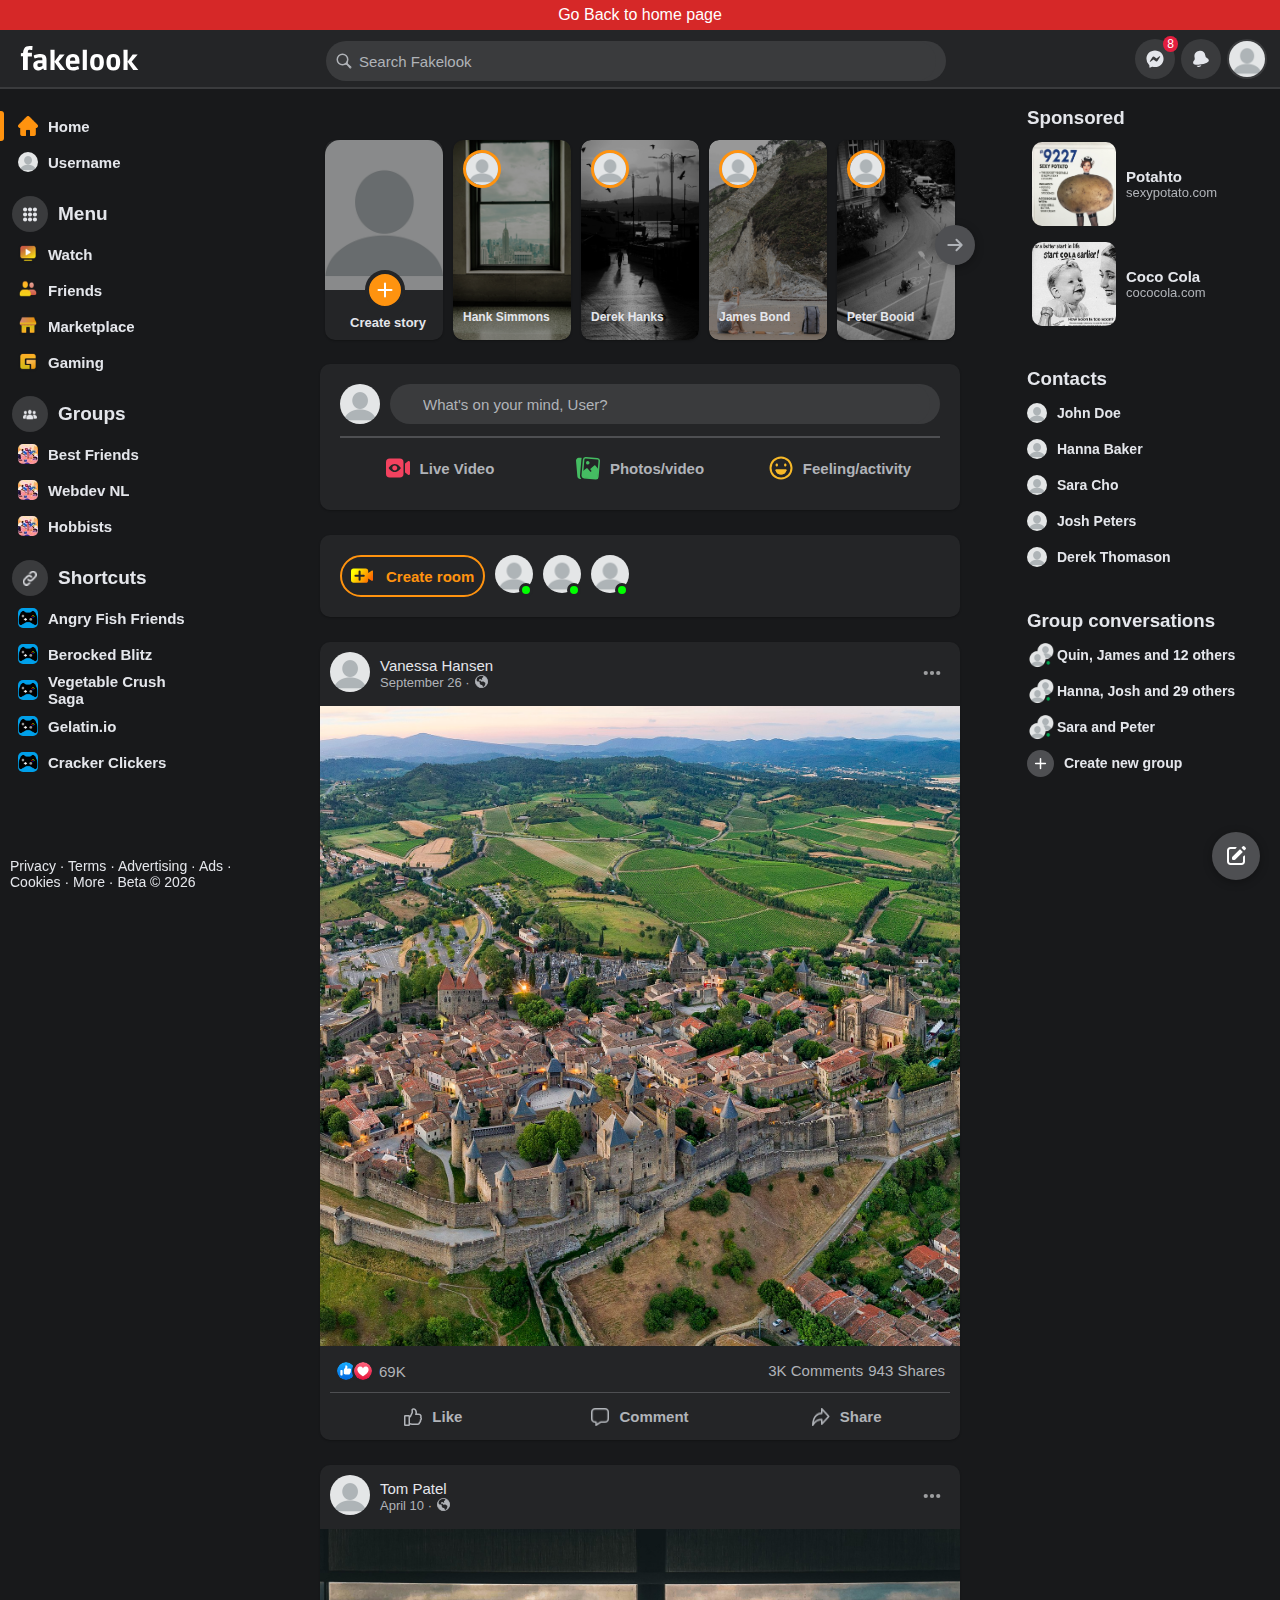
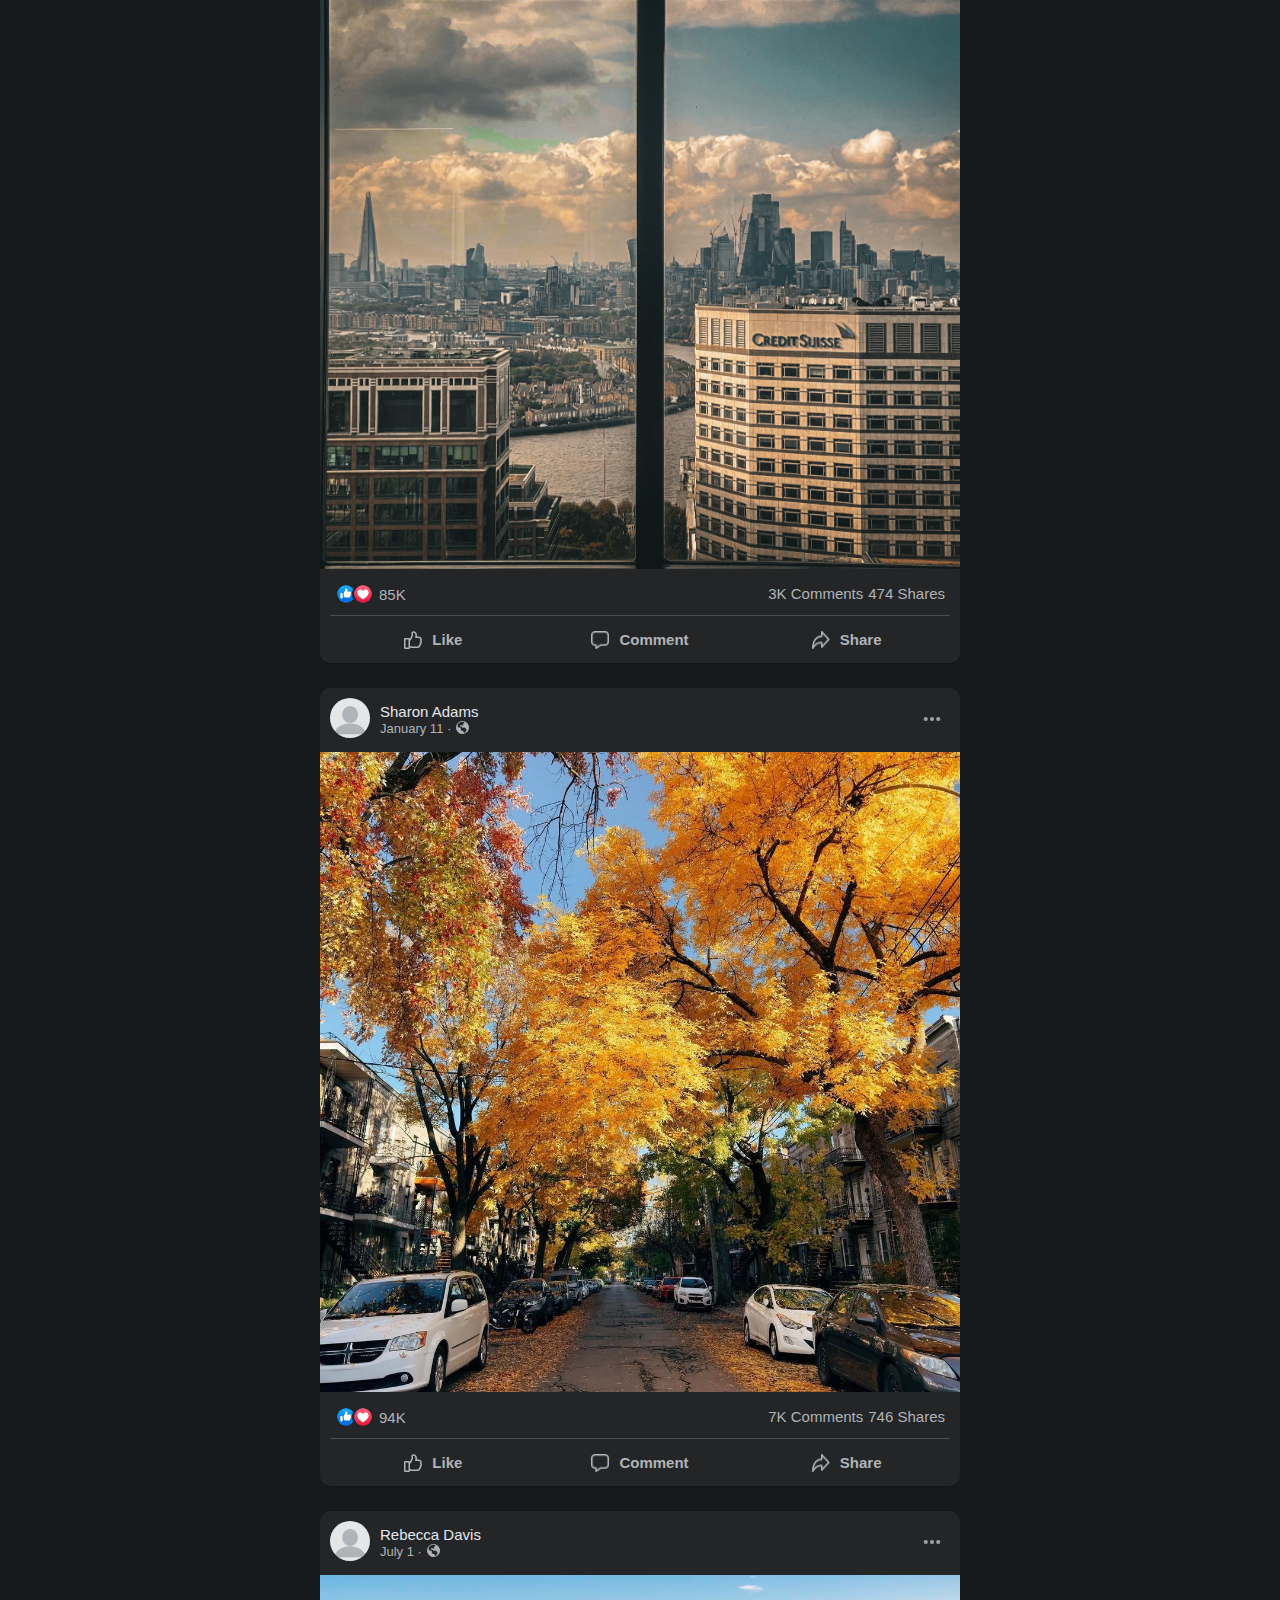
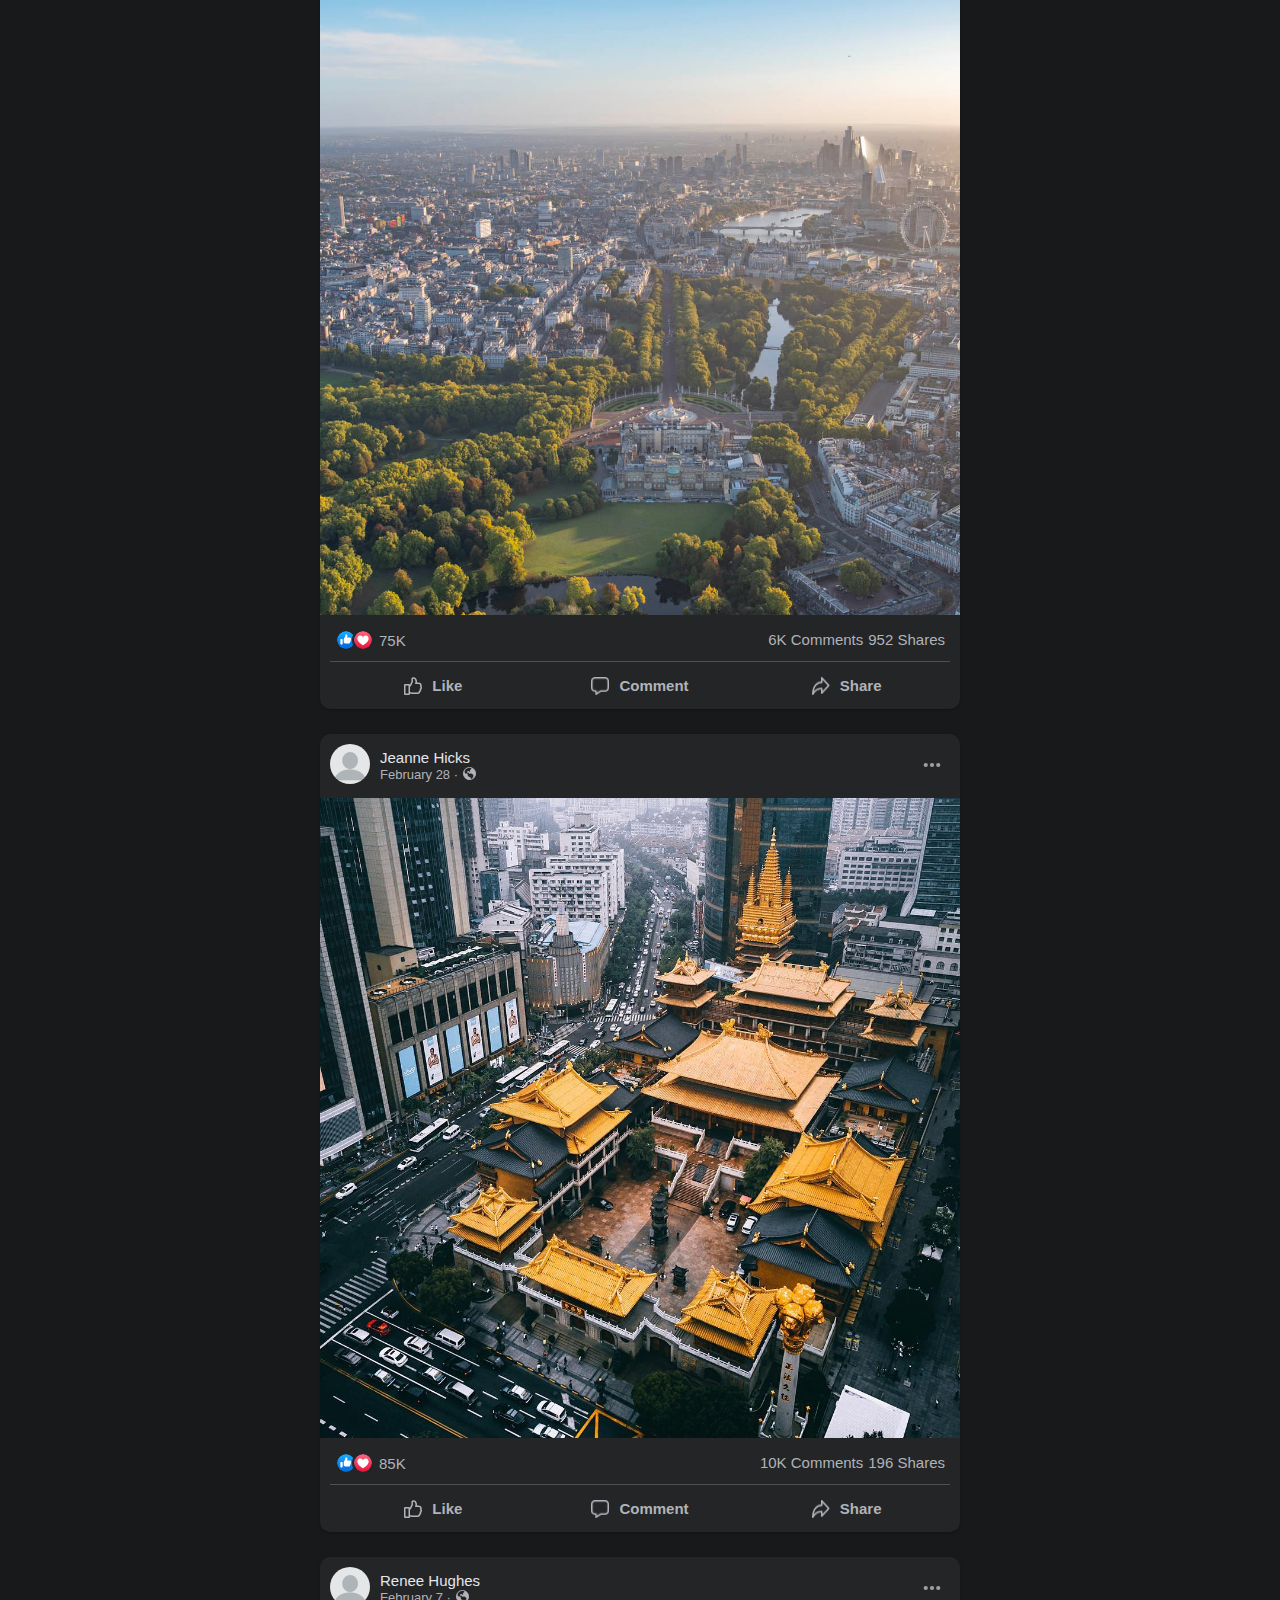
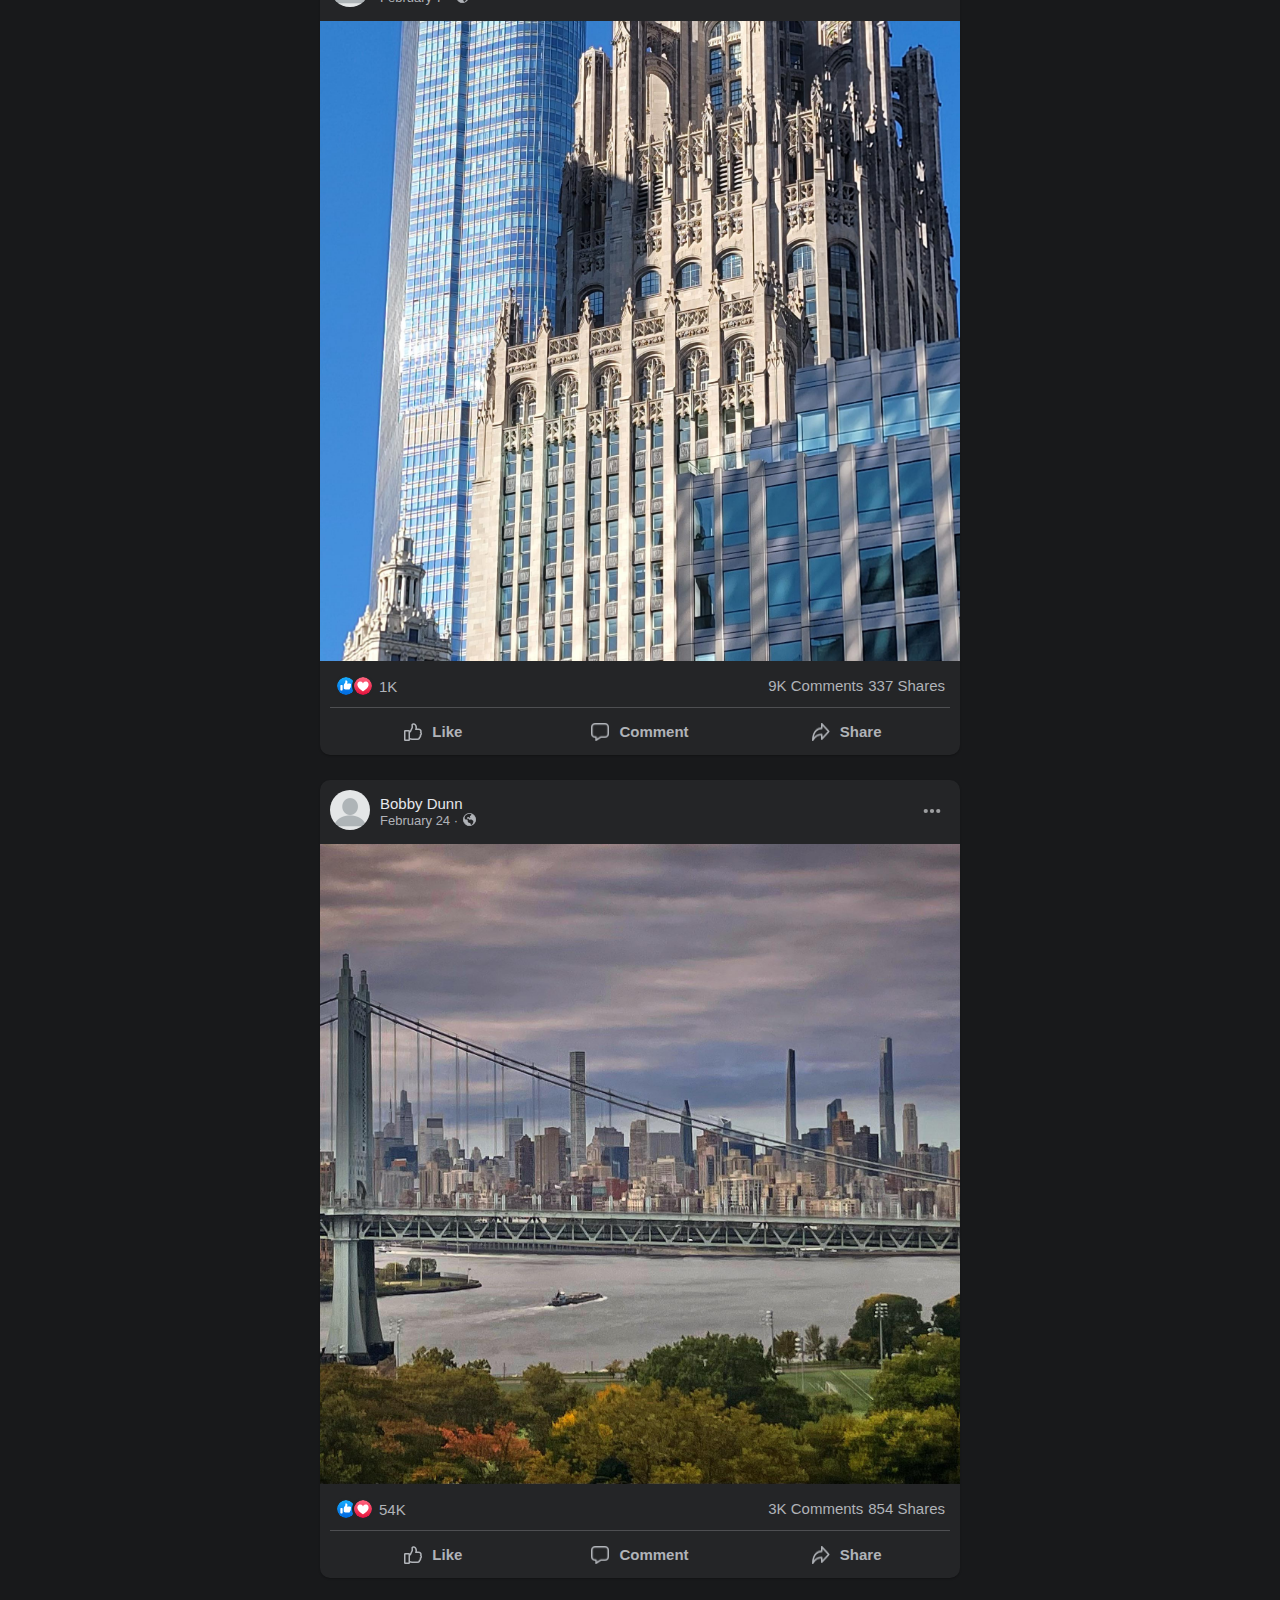
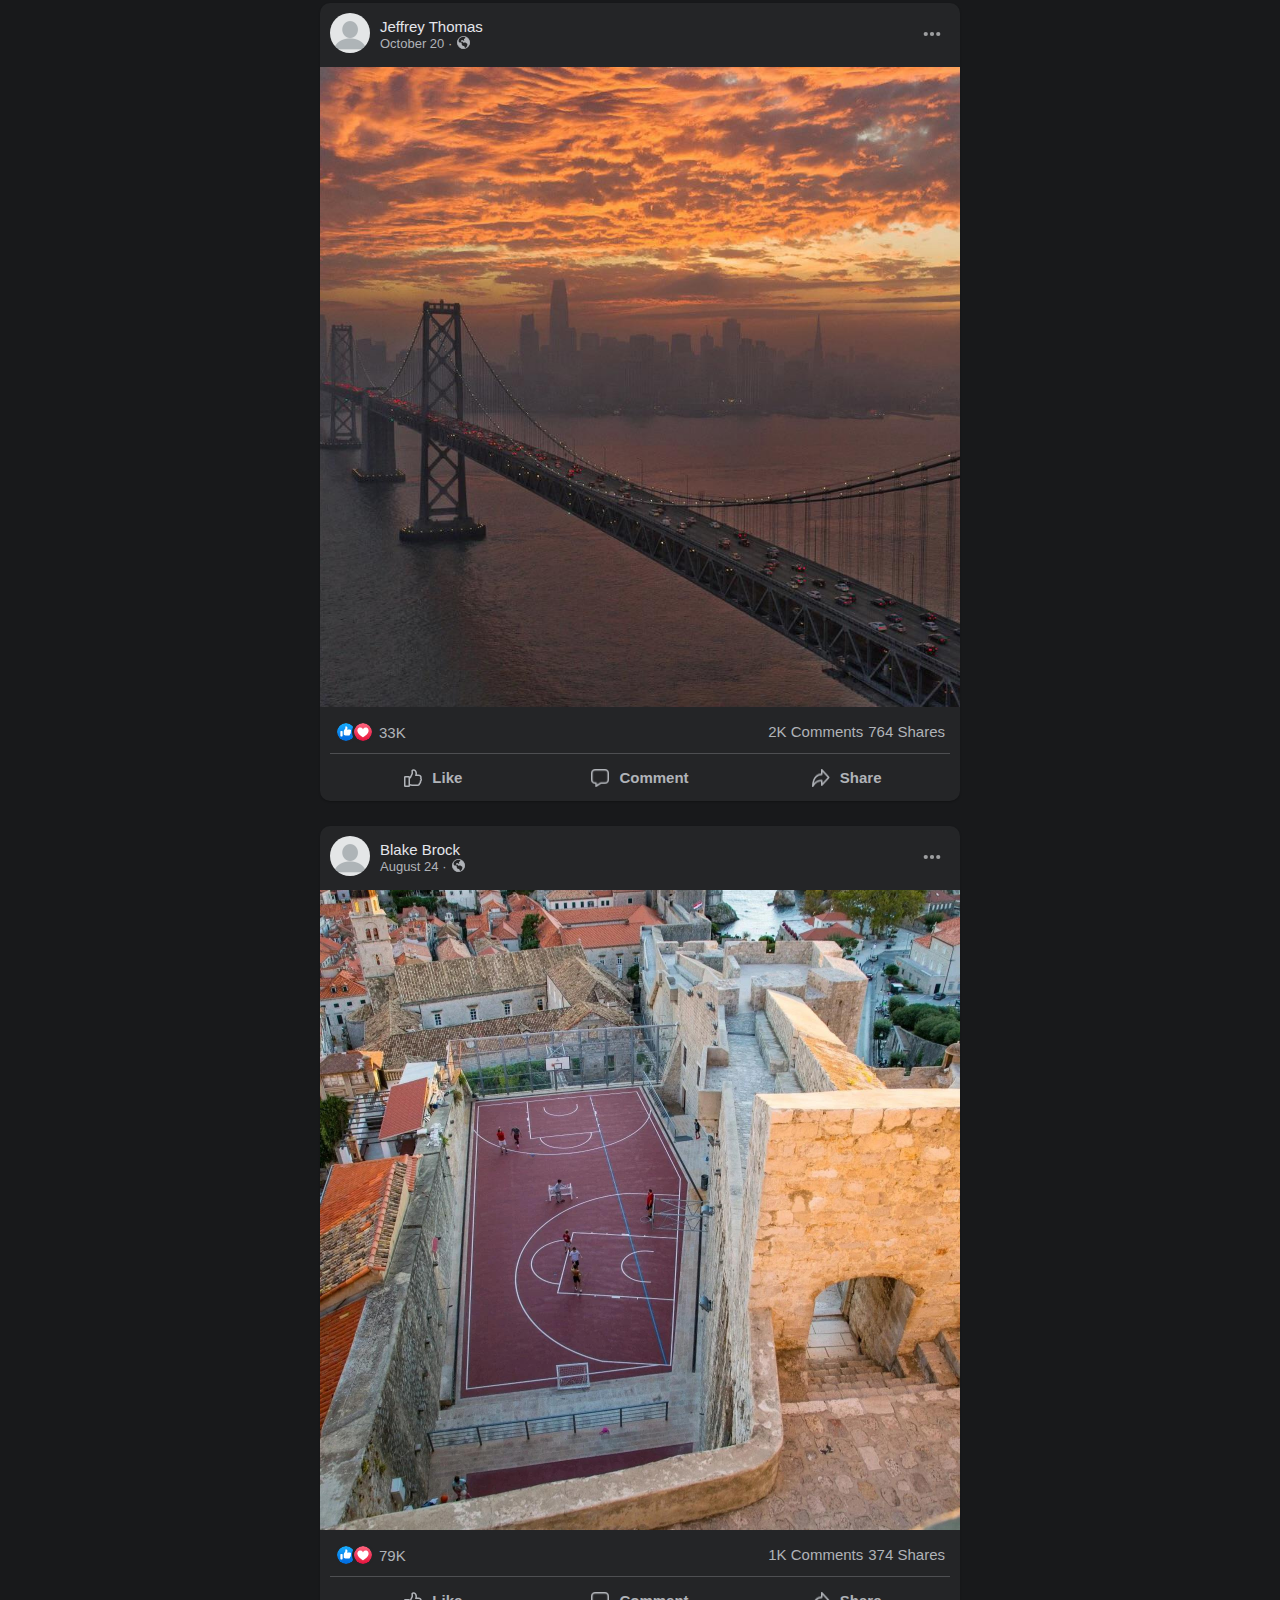
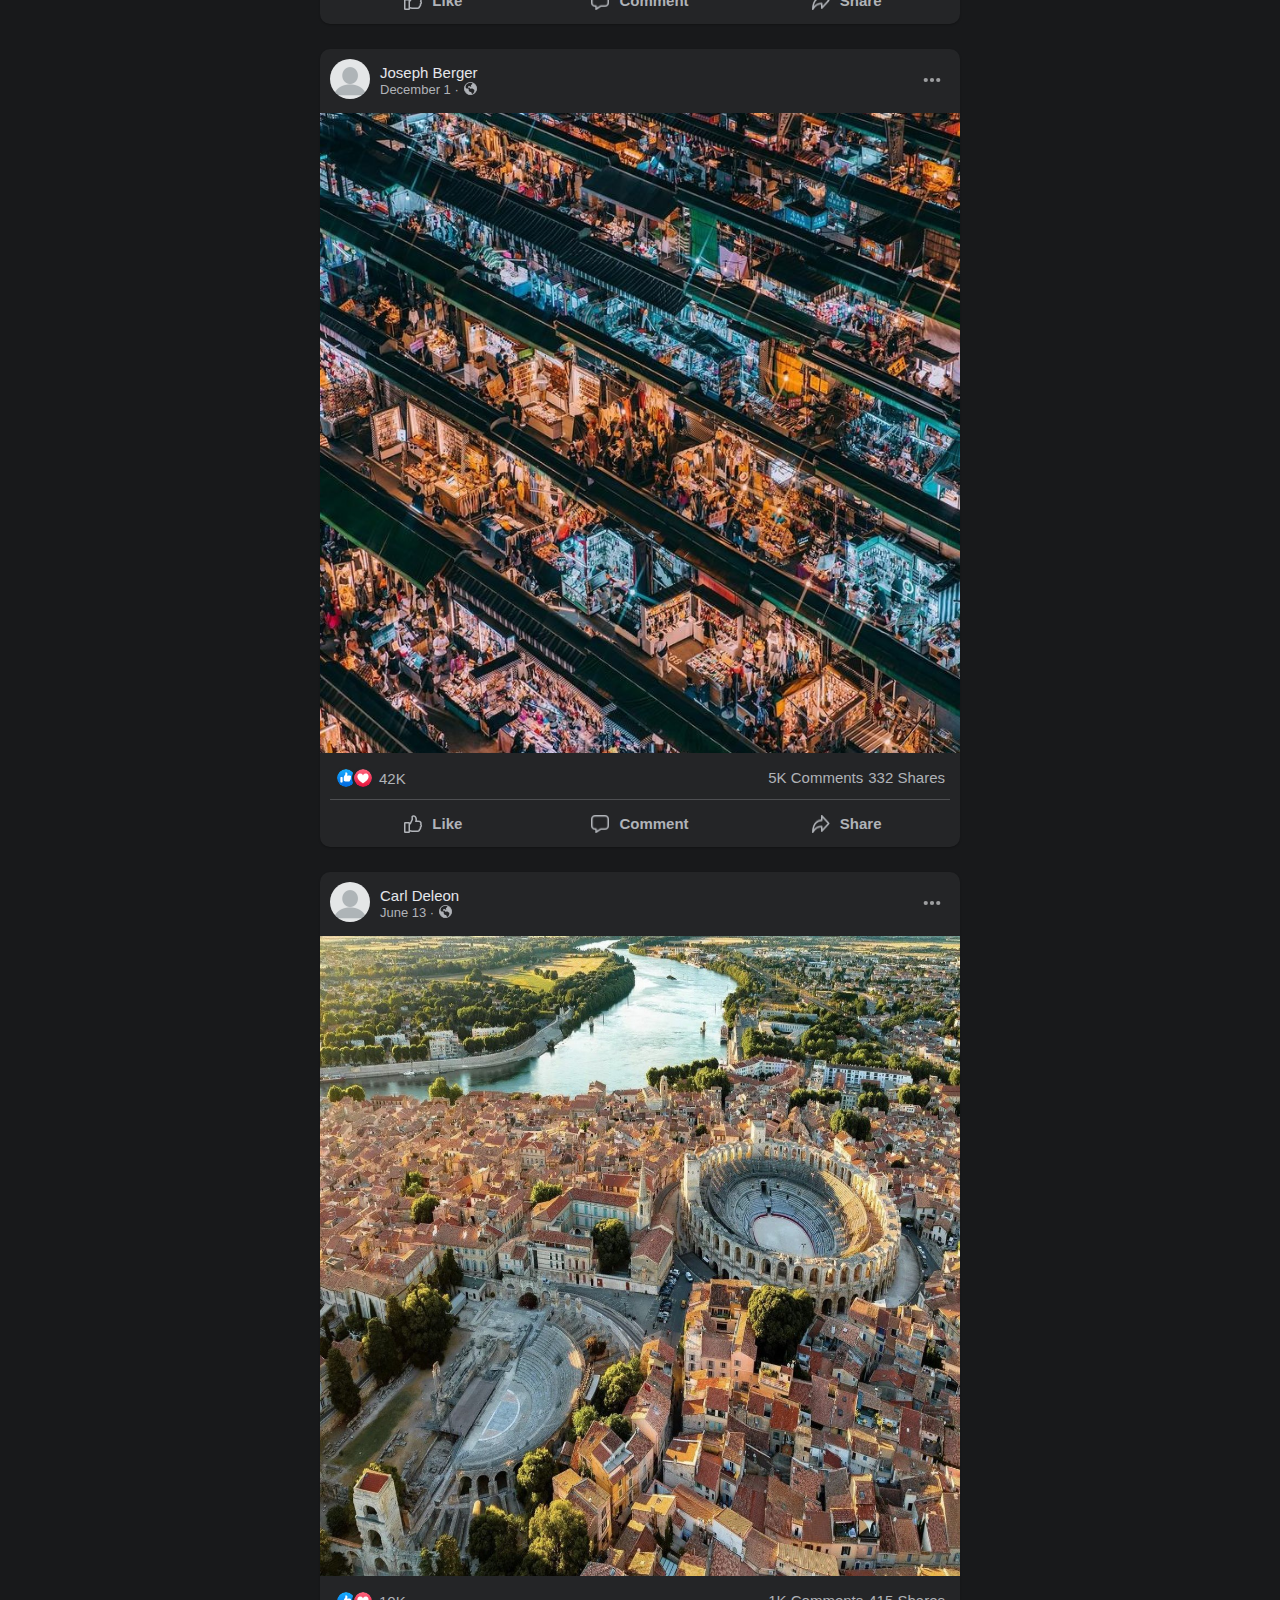
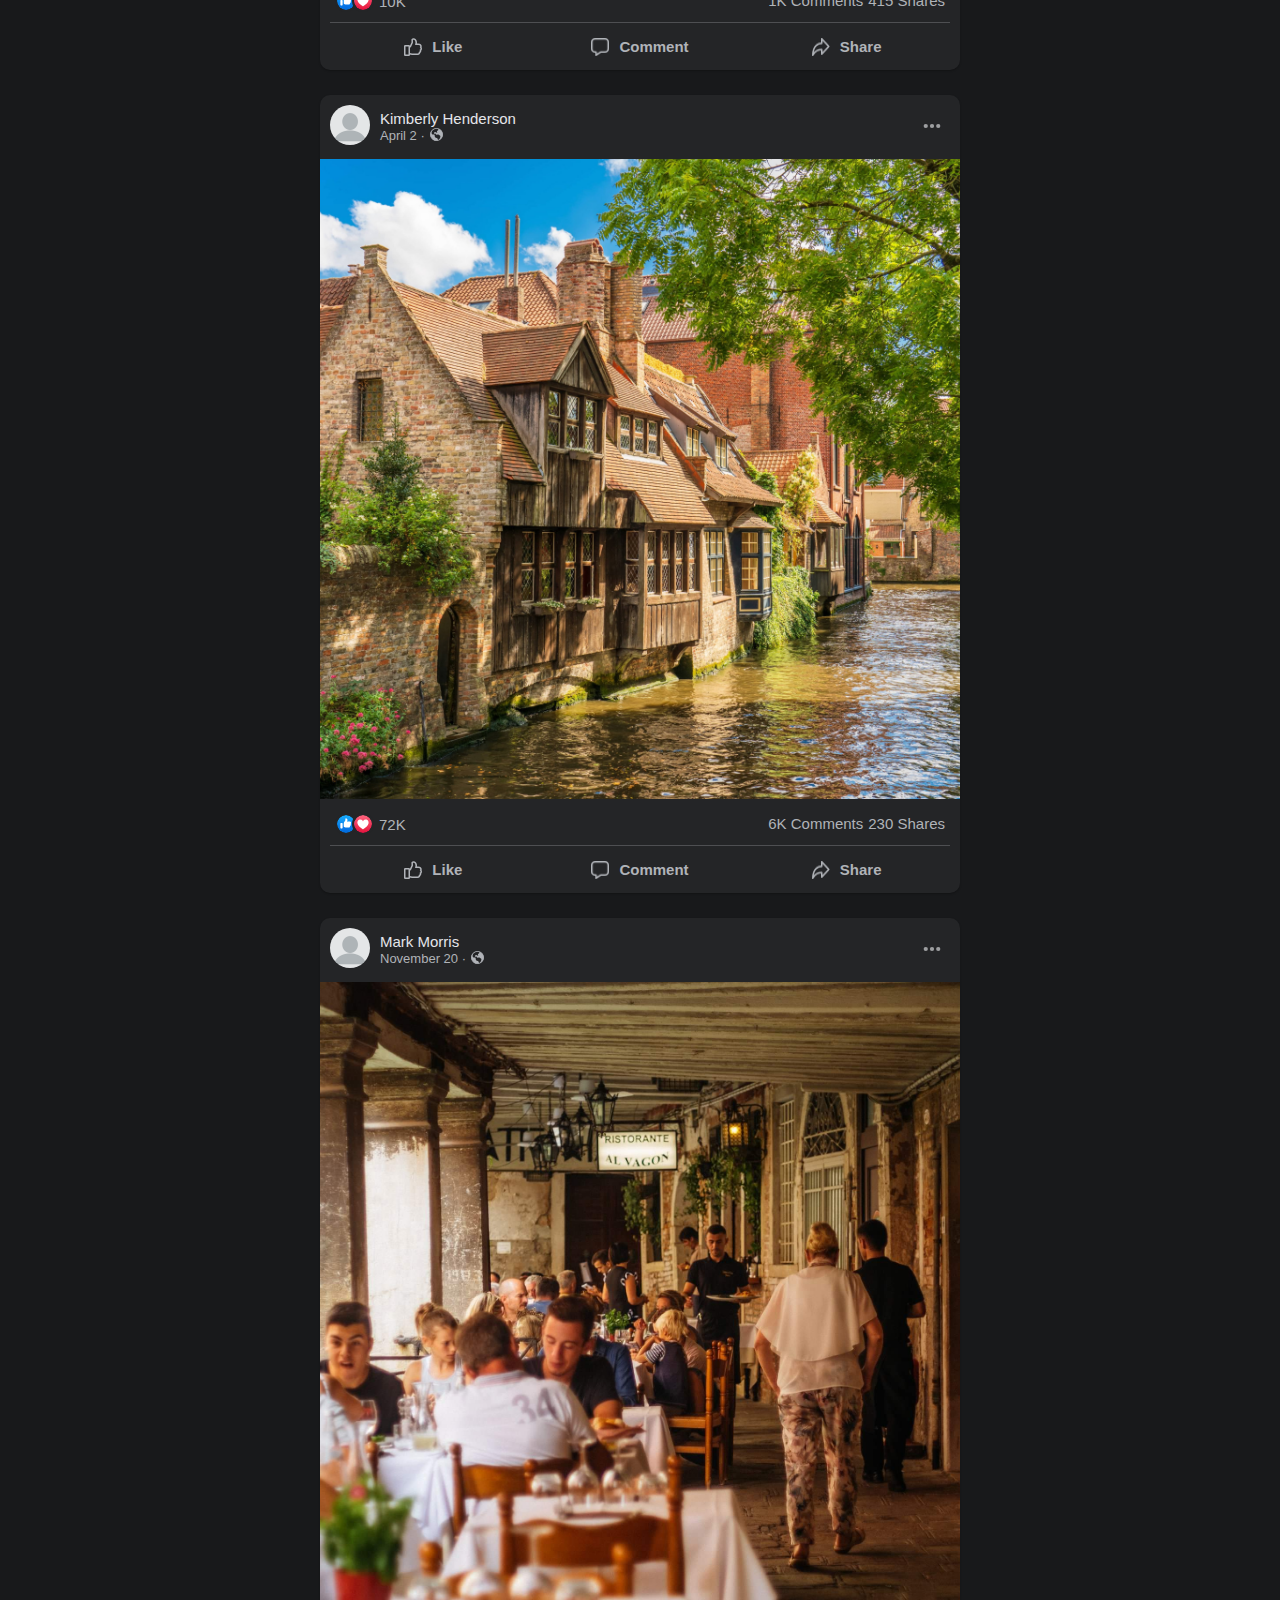
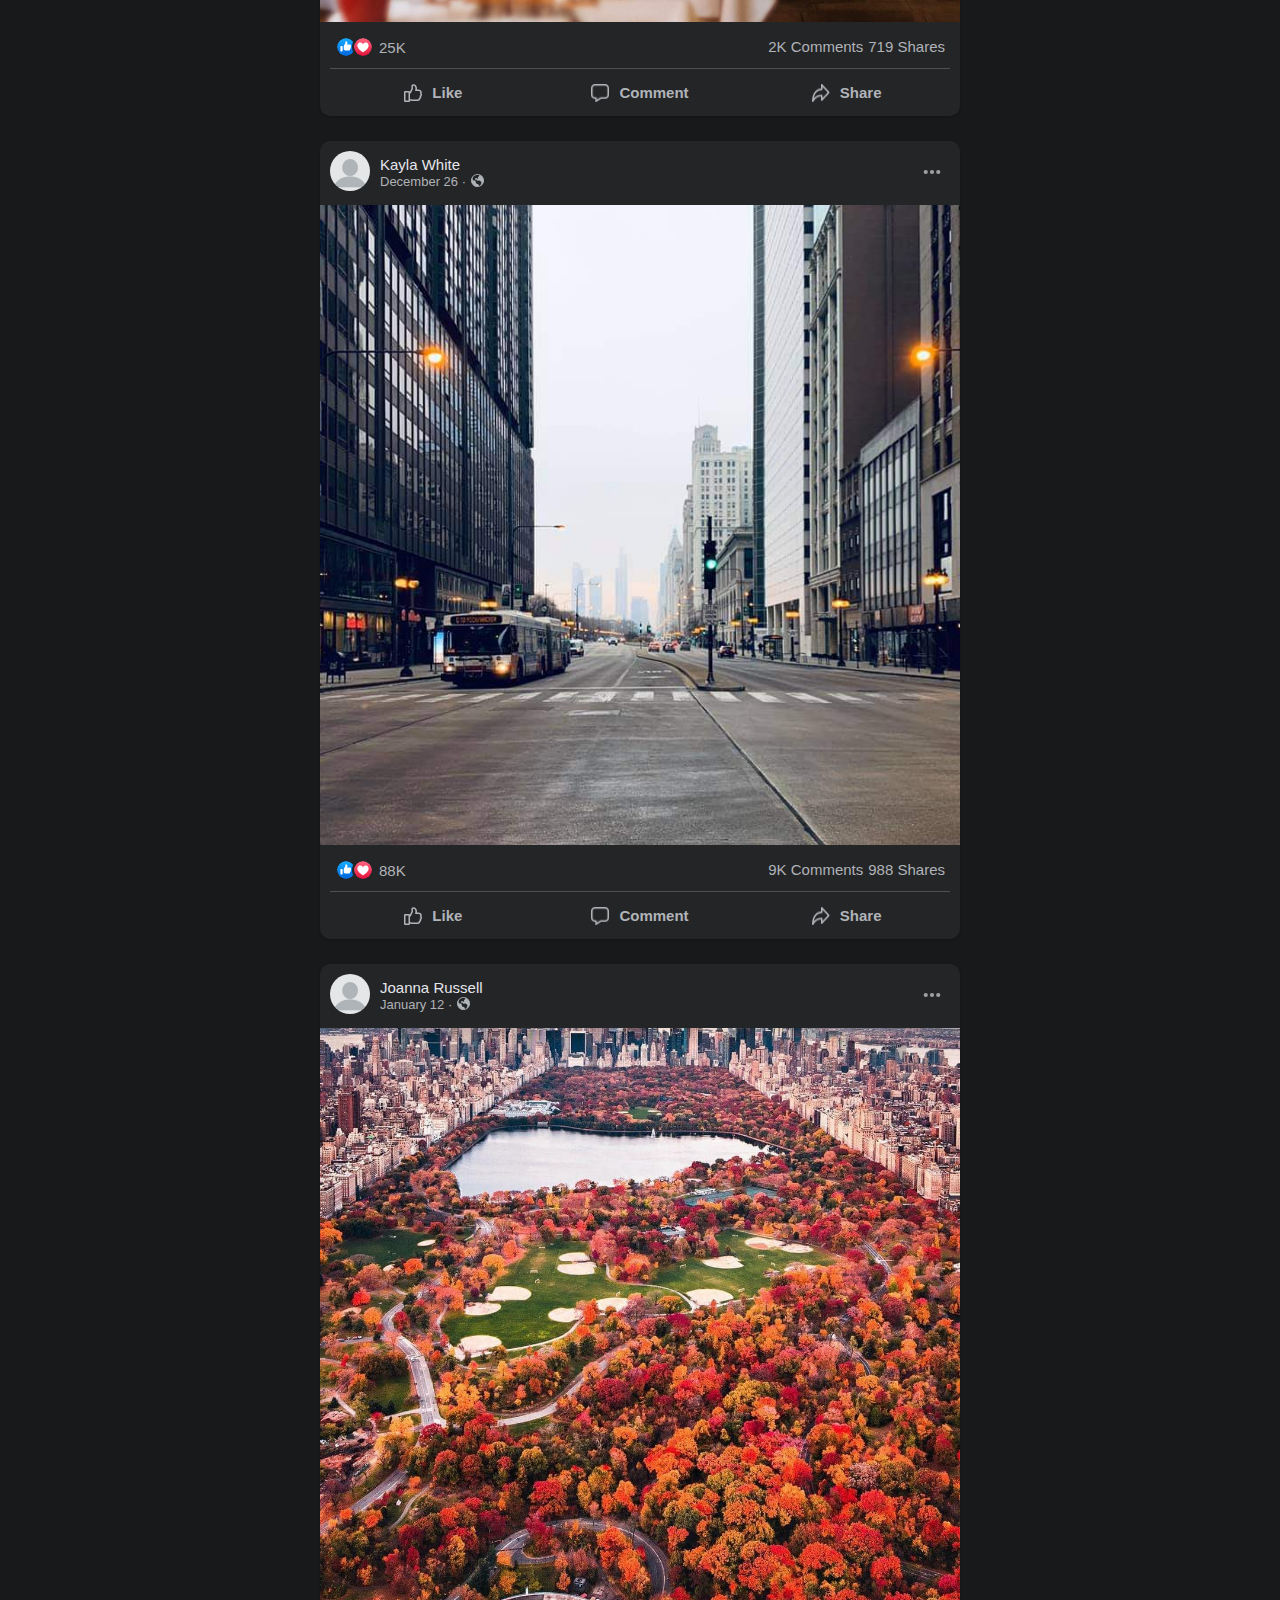
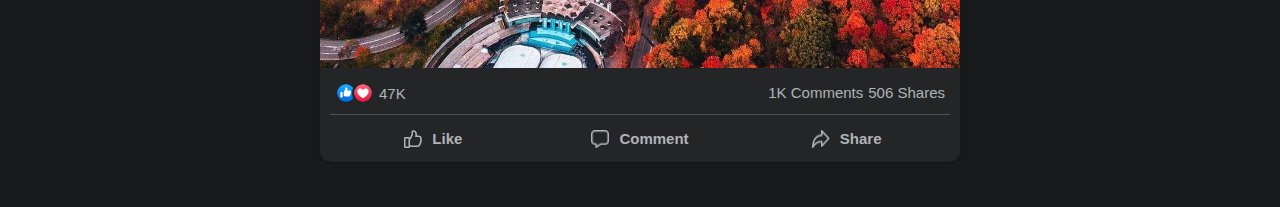
<file: pages/fakelook.html>
<!DOCTYPE html>
<html lang="en">
    <head>
        <meta charset="UTF-8" />
        <meta http-equiv="X-UA-Compatible" content="IE=edge" />
        <meta name="viewport" content="width=device-width, initial-scale=1.0" />
        <link rel="stylesheet" href="../styles/global.css" />
        <link rel="stylesheet" href="../styles/fakelook.css" />
        <script src="../javascript/index.js" defer></script>
        <script src="../javascript/fakelook.js" defer></script>
        <meta name="viewport" content="width=device-width, initial-scale=1.0" />
        <meta name="color-scheme" content="dark" />
        <title>Fakelook</title>
    </head>
    <body>
        <div id="front-faangs-header">
            <a href="../index.html">Go Back to home page</a>
        </div>
        <header>
            <nav id="nav-bar">
                <div id="nav-items">
                    <div id="nav-item">
                        <a href="#">
                            <img
                                src="../images/fakebook/navigation/fakelook-logo.svg"
                                alt="fakebook-logo"
                                id="nav-logo"
                            />
                        </a>
                        <button id="search-box-small">
                            <img
                                src="../images/fakebook/navigation/looking-glass.svg"
                                id="search-icon"
                                alt="messenger"
                            />
                        </button>
                    </div>
                    <div id="nav-item">
                        <div id="search-box">
                            <img
                                src="../images/fakebook/navigation/looking-glass.svg"
                                id="search-icon"
                                alt="messenger"
                            />
                            <input id="search-input" type="text" placeholder="Search Fakelook" />
                        </div>
                    </div>
                    <div id="nav-item">
                        <div id="nav-options">
                            <div id="nav-option">
                                <button id="rounded-btn">
                                    <span id="btn-badge">8</span>
                                    <img
                                        src="../images/fakebook/navigation/messenger.svg"
                                        id="btn-icon"
                                        alt="messenger"
                                    />
                                </button>
                            </div>
                            <div id="nav-option">
                                <button id="rounded-btn">
                                    <img
                                        src="../images/fakebook/navigation/bell.svg"
                                        id="btn-icon"
                                        alt="notification"
                                    />
                                </button>
                            </div>
                            <div id="nav-option">
                                <button id="rounded-btn">
                                    <img src="../images/fakebook/profile.png" id="btn-image" alt="profile" />
                                </button>
                            </div>
                        </div>
                    </div>
                </div>
            </nav>
        </header>
        <div id="container">
            <aside id="left-sidebar">
                <ul id="left-sidebar-items">
                    <div id="sidebar-item-group">
                        <a href="#">
                            <li id="sidebar-item">
                                <span class="selected"></span>
                                <img id="item-icon" src="../images/fakebook/home.png" alt="home" />
                                <span id="item-title">Home</span>
                            </li>
                        </a>

                        <a href="#">
                            <li id="sidebar-item">
                                <img
                                    id="item-icon"
                                    src="../images/fakebook/profile.png"
                                    class="rounded-full"
                                    alt="profile"
                                />
                                <span id="item-title">Username</span>
                            </li>
                        </a>
                    </div>

                    <div id="sidebar-item-group">
                        <a href="#">
                            <li id="sidebar-item-head">
                                <span id="item-icon">
                                    <img id="item-icon-inside" src="../images/fakebook/menu/menu.svg" alt="menu" />
                                </span>
                                <span id="item-head-title">Menu</span>
                            </li>
                        </a>
                        <a href="#">
                            <li id="sidebar-item">
                                <img id="item-icon" src="../images/fakebook/menu/watch.png" alt="watch" />
                                <span id="item-title">Watch</span>
                            </li>
                        </a>
                        <a href="#">
                            <li id="sidebar-item">
                                <img id="item-icon" src="../images/fakebook/menu/friends.png" alt="friends" />
                                <span id="item-title">Friends</span>
                            </li>
                        </a>
                        <a href="#">
                            <li id="sidebar-item">
                                <img id="item-icon" src="../images/fakebook/menu/marketplace.png" alt="marketplace" />
                                <span id="item-title">Marketplace</span>
                            </li>
                        </a>
                        <a href="#">
                            <li id="sidebar-item">
                                <img id="item-icon" src="../images/fakebook/menu/gaming.png" alt="gaming" />
                                <span id="item-title">Gaming</span>
                            </li>
                        </a>
                    </div>

                    <div id="sidebar-item-group">
                        <a href="#">
                            <li id="sidebar-item-head">
                                <span id="item-icon">
                                    <img
                                        id="item-icon-inside"
                                        src="../images/fakebook/groups/groups.png"
                                        alt="groups"
                                    />
                                </span>
                                <span id="item-head-title">Groups</span>
                            </li>
                        </a>
                        <a href="#">
                            <li id="sidebar-item">
                                <img
                                    class="rounded-semi"
                                    id="item-icon"
                                    src="../images/fakebook/groups/group-icon.jpg"
                                    alt="group-1"
                                />
                                <span id="item-title">Best Friends</span>
                            </li>
                        </a>
                        <a href="#">
                            <li id="sidebar-item">
                                <img
                                    class="rounded-semi"
                                    id="item-icon"
                                    src="../images/fakebook/groups/group-icon.jpg"
                                    alt="group-2"
                                />
                                <span id="item-title">Webdev NL</span>
                            </li>
                        </a>
                        <a href="#">
                            <li id="sidebar-item">
                                <img
                                    class="rounded-semi"
                                    id="item-icon"
                                    src="../images/fakebook/groups/group-icon.jpg"
                                    alt="group-3"
                                />
                                <span id="item-title">Hobbists</span>
                            </li>
                        </a>
                    </div>

                    <div id="sidebar-item-group">
                        <a href="#">
                            <li id="sidebar-item-head">
                                <span id="item-icon">
                                    <img
                                        id="item-icon-inside"
                                        src="../images/fakebook/shortcuts/shortcuts.png"
                                        alt="shortcuts"
                                    />
                                </span>
                                <span id="item-head-title">Shortcuts</span>
                            </li>
                        </a>
                        <a href="#">
                            <li id="sidebar-item">
                                <img
                                    class="rounded-semi"
                                    id="item-icon"
                                    src="../images/fakebook/shortcuts/game.jpg"
                                    alt="group-1"
                                />
                                <span id="item-title">Angry Fish Friends</span>
                            </li>
                        </a>
                        <a href="#">
                            <li id="sidebar-item">
                                <img
                                    class="rounded-semi"
                                    id="item-icon"
                                    src="../images/fakebook/shortcuts/game.jpg"
                                    alt="group-1"
                                />
                                <span id="item-title">Berocked Blitz</span>
                            </li>
                        </a>
                        <a href="#">
                            <li id="sidebar-item">
                                <img
                                    class="rounded-semi"
                                    id="item-icon"
                                    src="../images/fakebook/shortcuts/game.jpg"
                                    alt="group-1"
                                />
                                <span id="item-title">Vegetable Crush Saga</span>
                            </li>
                        </a>
                        <a href="#">
                            <li id="sidebar-item">
                                <img
                                    class="rounded-semi"
                                    id="item-icon"
                                    src="../images/fakebook/shortcuts/game.jpg"
                                    alt="group-1"
                                />
                                <span id="item-title">Gelatin.io</span>
                            </li>
                        </a>
                        <a href="#">
                            <li id="sidebar-item">
                                <img
                                    class="rounded-semi"
                                    id="item-icon"
                                    src="../images/fakebook/shortcuts/game.jpg"
                                    alt="group-1"
                                />
                                <span id="item-title">Cracker Clickers</span>
                            </li>
                        </a>
                    </div>
                </ul>
            </aside>

            <aside id="right-sidebar">
                <ul id="right-sidebar-items">
                    <div id="sidebar-item-group">
                        <li id="sidebar-head-title">
                            <h3 id="item-head-title">Sponsored</h3>
                        </li>
                        <li id="sidebar-ad-item">
                            <img src="../images/fakebook/ads/potato_ad.jpg" alt="ad-image" id="sidebar-ad-image" />
                            <div id="sidebar-ad-text">
                                <span id="sidebar-ad-title">Potahto</span>
                                <span id="sidebar-ad-link">sexypotato.com</span>
                            </div>
                        </li>
                        <li id="sidebar-ad-item">
                            <img src="../images/fakebook/ads/cola_ad.jpg" alt="ad-image" id="sidebar-ad-image" />
                            <div id="sidebar-ad-text">
                                <span id="sidebar-ad-title">Coco Cola</span>
                                <span id="sidebar-ad-link">cococola.com</span>
                            </div>
                        </li>
                    </div>

                    <div id="sidebar-item-group">
                        <li id="sidebar-head-title">
                            <h3 id="item-head-title">Contacts</h3>
                        </li>
                        <a href="#">
                            <li id="sidebar-item">
                                <img
                                    id="item-icon"
                                    src="../images/fakebook/profile.png"
                                    class="rounded-full"
                                    alt="profile"
                                />
                                <span id="item-title">John Doe</span>
                            </li>
                        </a>
                        <a href="#">
                            <li id="sidebar-item">
                                <img
                                    id="item-icon"
                                    src="../images/fakebook/profile.png"
                                    class="rounded-full"
                                    alt="profile"
                                />
                                <span id="item-title">Hanna Baker</span>
                            </li>
                        </a>
                        <a href="#">
                            <li id="sidebar-item">
                                <img
                                    id="item-icon"
                                    src="../images/fakebook/profile.png"
                                    class="rounded-full"
                                    alt="profile"
                                />
                                <span id="item-title">Sara Cho</span>
                            </li>
                        </a>
                        <a href="#">
                            <li id="sidebar-item">
                                <img
                                    id="item-icon"
                                    src="../images/fakebook/profile.png"
                                    class="rounded-full"
                                    alt="profile"
                                />
                                <span id="item-title">Josh Peters</span>
                            </li>
                        </a>
                        <a href="#">
                            <li id="sidebar-item">
                                <img
                                    id="item-icon"
                                    src="../images/fakebook/profile.png"
                                    class="rounded-full"
                                    alt="profile"
                                />
                                <span id="item-title">Derek Thomason</span>
                            </li>
                        </a>
                    </div>

                    <div id="sidebar-item-group">
                        <li id="sidebar-head-title">
                            <h3 id="item-head-title">Group conversations</h3>
                        </li>
                        <a href="#"
                            ><li id="sidebar-item">
                                <img
                                    id="item-group-icon"
                                    src="../images/fakebook/groups/group-convo.png"
                                    alt="group conversation 1"
                                /><span id="item-title">Quin, James and 12 others</span>
                            </li>
                        </a>
                        <a href="#"
                            ><li id="sidebar-item">
                                <img
                                    id="item-group-icon"
                                    src="../images/fakebook/groups/group-convo.png"
                                    alt="group conversation 2"
                                /><span id="item-title">Hanna, Josh and 29 others</span>
                            </li>
                        </a>
                        <a href="#"
                            ><li id="sidebar-item">
                                <img
                                    id="item-group-icon"
                                    src="../images/fakebook/groups/group-convo.png"
                                    alt="group conversation 3"
                                /><span id="item-title">Sara and Peter</span>
                            </li>
                        </a>
                        <a href="#"
                            ><li id="sidebar-item">
                                <button id="rounded-btn">
                                    <img src="../images/fakebook/add.svg" alt="" id="add-group-img" />
                                </button>
                                <span id="item-title">Create new group</span>
                            </li>
                        </a>
                    </div>
                </ul>
            </aside>

            <section id="main-content">
                <div id="stories-container">
                    <article id="add-story">
                        <img src="../images/fakebook/profile.png" alt="profile-picture" id="story-cover" />
                        <div id="add-story-footer">
                            <img src="../images/fakebook/stories/add-story.svg" alt="add-story" id="add-story-button" />
                            <span id="add-story-title">Create story</span>
                        </div>
                    </article>
                    <a href="#">
                        <article id="story">
                            <img src="../images/fakebook/stories/story1.jpg" alt="story" id="story-cover" />
                            <img src="../images/fakebook/profile.png" alt="story-profile" id="story-profile-picture" />
                            <p id="story-poster">Hank Simmons</p>
                        </article>
                    </a>
                    <a href="#">
                        <article id="story">
                            <img src="../images/fakebook/stories/story2.jpg" alt="story" id="story-cover" />
                            <img src="../images/fakebook/profile.png" alt="story-profile" id="story-profile-picture" />
                            <p id="story-poster">Derek Hanks</p>
                        </article>
                    </a>
                    <a href="#">
                        <article id="story">
                            <img src="../images/fakebook/stories/story3.jpg" alt="story" id="story-cover" />
                            <img src="../images/fakebook/profile.png" alt="story-profile" id="story-profile-picture" />
                            <p id="story-poster">James Bond</p>
                        </article>
                    </a>
                    <a href="#">
                        <article id="story">
                            <img src="../images/fakebook/stories/story4.jpg" alt="story" id="story-cover" />
                            <img src="../images/fakebook/profile.png" alt="story-profile" id="story-profile-picture" />
                            <p id="story-poster">Peter Booid</p>
                        </article>
                    </a>
                    <button id="more-stories-button">
                        <img src="../images/fakebook/stories/more-arrow.svg" alt="more arrows" id="more-stories-icon" />
                    </button>
                </div>
                <div id="new-post-container">
                    <div id="new-post-top">
                        <a href="#"><img src="../images/fakebook/profile.png" alt="profile-picture" /></a>
                        <div id="search-box">
                            <img
                                src="../images/fakebook/navigation/looking-glass.svg"
                                id="search-icon"
                                alt="messenger"
                            />
                            <input id="search-input" type="text" placeholder="What's on your mind, User?" />
                        </div>
                    </div>
                    <hr />
                    <div id="new-post-bottom">
                        <ul id="new-post-options">
                            <li id="new-post-option">
                                <a href="#">
                                    <img src="../images/fakebook/new_message/live-video.svg" alt="live-video-icon" />
                                    <span id="option-title">Live Video</span>
                                </a>
                            </li>
                            <li id="new-post-option">
                                <a href="#">
                                    <img src="../images/fakebook/new_message/photo-video.svg" alt="photos-video-icon" />
                                    <span id="option-title">Photos/video</span>
                                </a>
                            </li>
                            <li id="new-post-option">
                                <a href="#">
                                    <img
                                        src="../images/fakebook/new_message/feeling-activity.svg"
                                        alt="feeling-activity-icon"
                                    />
                                    <span id="option-title">Feeling/activity</span>
                                </a>
                            </li>
                        </ul>
                    </div>
                </div>
                <div id="room-container">
                    <button id="rounded-btn" aria-label="create-room-button">
                        <img src="../images/fakebook/room/create-room.svg" alt="create-room" />
                        <span>Create room</span>
                    </button>
                    <a href="#">
                        <li id="online-person">
                            <img
                                src="../images/fakebook/profile.png"
                                alt="online-person-picure"
                                id="online-person-image"
                            />
                            <div id="online-bubble"></div>
                        </li>
                    </a>
                    <a href="#">
                        <li id="online-person">
                            <img
                                src="../images/fakebook/profile.png"
                                alt="online-person-picure"
                                id="online-person-image"
                            />
                            <div id="online-bubble"></div>
                        </li>
                    </a>
                    <a href="#">
                        <li id="online-person">
                            <img
                                src="../images/fakebook/profile.png"
                                alt="online-person-picure"
                                id="online-person-image"
                            />
                            <div id="online-bubble"></div>
                        </li>
                    </a>
                </div>
                <div id="posts-container">
                    <!-- <article id="post">
                        <div id="post-header">
                            <div id="post-personal">
                                <a href="#">
                                    <img
                                        src="../images/fakebook/profile.png"
                                        alt="post-profile-picture"
                                        id="post-profile-picture"
                                    />
                                </a>
                                <div id="post-author-date">
                                    <a href="#"><div id="post-author">Josh peters</div></a>
                                    <div id="date-visib">
                                        <a href="#" id="post-date">July 30 ·</a>

                                        <span id="post-visibility">
                                            <img src="../images/fakebook/posts/public.svg" alt="public-post" />
                                        </span>
                                    </div>
                                </div>
                            </div>
                            <button id="post-options">
                                <img src="../images/fakebook/posts/see-more.svg" alt="see more" />
                            </button>
                        </div>
                        <div id="post-content">
                            <img src="../images/fakebook/posts/post-1.jpg" alt="post-image" id="post-content-image" />
                        </div>
                        <div id="post-stats">
                            <div id="reaction-items">
                                <img id="reaction-item" src="../images/fakebook/posts/like.svg" alt="Like count" />
                                <img id="reaction-item" src="../images/fakebook/posts/love.svg" alt="Love count" />

                                <a href="#"><span id="reaction-count">2K</span></a>
                            </div>

                            <div id="interaction-items">
                                <a href="#"><span id="comment-stats">43K Comments</span></a>
                                <a href="#"><span id="share-stats">156 Shares</span></a>
                            </div>
                        </div>
                        <div id="post-interaction">
                            <ul id="post-interactions">
                                <li id="post-button">
                                    <img src="../images/fakebook/posts/LikePost.png" alt="Like" id="post-button-icon" />
                                    <span id="post-button-text"> Like </span>
                                </li>
                                <li id="post-button">
                                    <img
                                        src="../images/fakebook/posts/CommentPost.png"
                                        alt="Comment"
                                        id="post-button-icon"
                                    />
                                    <span id="post-button-text"> Comment </span>
                                </li>
                                <li id="post-button">
                                    <img
                                        src="../images/fakebook/posts//SharePost.png"
                                        alt="Share"
                                        id="post-button-icon"
                                    />
                                    <span id="post-button-text"> Share </span>
                                </li>
                            </ul>
                        </div>
                    </article> -->
                </div>
            </section>
        </div>
        <div id="new-post-button">
            <button id="rounded-btn" aria-label="new-message">
                <img src="../images/fakebook/new-messages.png" alt="new message" />
            </button>
        </div>
        <footer>
            <div id="footer-links">
                <a href="#" id="footer-link">Privacy</a>
                <span id="footer-link-spacer">·</span>
                <a href="#" id="footer-link">Terms</a>
                <span id="footer-link-spacer">·</span>
                <a href="#" id="footer-link">Advertising</a>
                <span id="footer-link-spacer">·</span>
                <a href="#" id="footer-link">Ads</a>
                <span id="footer-link-spacer">·</span>
                <a href="#" id="footer-link">Cookies</a>
                <span id="footer-link-spacer">·</span>
                <a href="#" id="footer-link">More</a>
                <span id="footer-link-spacer">·</span>
                <span id="footer-copyright">Beta &copy; <span id="copyright"></span></span>
            </div>
        </footer>
    </body>
</html>
</file>
<file: styles/global.css>
#front-faangs-header {
    position: sticky;
    top: 0;
    height: 30px;
    background: #d62828;
    z-index: 9999;
    display: flex;
    align-items: center;
    justify-content: center;
}

#front-faangs-header a {
    color: #ffffff;
    font-weight: 500;
}

#front-faangs-header a:hover {
    text-decoration: underline;
}

html,
body {
    margin: 0;
    padding: 0;
}
</file>
<file: styles/fakelook.css>
/* #region Global */
:root {
    --primary-text: #e4e6eb;
    --primary-icon: #e4e6eb;
    --bg-color: #18191b;
    --nav-bar-background: #242527;
    --secondary-text: #b0b3b8;
    --secondary-color: #3a3b3d;
    --secondary-color-light: #4e4f52;
    --accent-color: #ff930f;
    --accent-color-light: #fff95b;
    --filter-primary-icon: invert(89%) sepia(6%) hue-rotate(185deg);
    --filter-secondary-text: brightness(0) saturate(100%) invert(79%) sepia(6%) saturate(200%) hue-rotate(179deg)
        brightness(92%) contrast(86%);
    --shadow-color: rgba(0, 0, 0, 0.264);
}

html {
    font-family: Segoe UI Historic, Segoe UI, Helvetica, Arial, sans-serif;
    background-color: var(--bg-color);
    color: var(--primary-text);
    min-width: 600px;
}

html,
body {
    margin: 0;
    padding: 0;
}

ul {
    padding: 0;
    margin: 0;
}

a {
    text-decoration: none;
}

.rounded-full {
    border-radius: 50%;
}

.rounded-semi {
    border-radius: 25%;
}

/* #endregion */

/* #region Compontents */

#rounded-btn {
    position: relative;
    border: none;
    border-radius: 50%;
    padding: 2px;
}

#rounded-btn:hover,
#rounded-btn:focus {
    cursor: pointer;
}

#sidebar-item,
#sidebar-item-head {
    display: flex;
    align-items: center;
    list-style: none;
    width: 260px;
    height: 20px;
    padding: 8px 20px 8px 8px;
    border-radius: 8px;
    font-size: 15px;
    color: var(--primary-text);
    margin: 0px 5px 0px 10px;
    font-weight: 600;
}

#sidebar-item:hover,
#sidebar-item-head:hover {
    background-color: var(--secondary-color);
    cursor: pointer;
}

#sidebar-item > #item-icon,
#sidebar-item-head > #item-icon {
    margin-right: 10px;
    width: 20px;
    height: 20px;
}

#sidebar-item > #item-group-icon {
    width: 30px;
    height: 30px;
}

.selected {
    position: absolute;
    left: -26px;
    width: 30px;
    height: 30px;
    border-radius: 10%;
    background-color: var(--accent-color);
}

#sidebar-item-group {
    padding: 8px 0px 8px 0px;
}

#sidebar-item-head {
    font-size: 19px;
    font-weight: bolder;
    padding: 8px 20px 8px 2px;
    margin-bottom: 4px;
    max-width: 190px;
}

#sidebar-item-head:hover > #item-icon {
    background-color: var(--secondary-color-light);
}

#sidebar-item-head > #item-icon {
    padding: 8px;
    display: flex;
    align-items: center;
    justify-content: center;
    background-color: var(--secondary-color);
    border-radius: 50%;
}

#item-icon-inside {
    width: 14px;
    height: 15px;
    filter: var(--filter-primary-icon);
}

/* #endregion */

/* #region Nav bar */
#nav-bar {
    position: fixed;
    padding: 4px 10px 5px 20px;
    height: 48px;
    background-color: var(--nav-bar-background);
    border-bottom: 2px var(--secondary-color) solid;
    margin-bottom: 8px;
    width: 100%;
    z-index: 9999;
}

#nav-items {
    margin: 0;
    padding: 0;
    display: flex;
    align-items: center;
    justify-content: space-between;
    margin-right: 30px;
}

#nav-item {
    display: flex;
    align-items: center;
    justify-content: center;
}

#nav-options {
    display: flex;
    justify-content: space-between;
    align-items: center;
    margin-bottom: 5px;
}

#nav-option #rounded-btn {
    width: 40px;
    height: 40px;
    margin: 2px 3px;
    background-color: var(--secondary-color);
    color: var(--primary-icon);
    display: flex;
    align-items: center;
    justify-content: center;
}

#nav-item #rounded-btn > #btn-badge {
    position: absolute;
    top: -3px;
    right: -3px;
    padding: 1px 4px;
    border-radius: 50%;
    background: #e41e3f;
    color: white;
    font-size: 12px;
}

#nav-option #rounded-btn:hover,
#rounded-btn:focus {
    background-color: var(--secondary-color-light);
}

#nav-option #btn-image {
    width: 100%;
    height: 100%;
    object-fit: cover;
    border-radius: 100%;
}

#nav-option #btn-image:hover {
    filter: brightness(1.1);
}

#search-box {
    display: flex;
    background-color: var(--secondary-color);
    color: var(--secondary-text);
    font-weight: 500;
    font-size: 20px;
    padding: 0px 10px;
    border-radius: 25px;
    max-width: 600px;
    width: 50vw;
    justify-content: start;
}

#search-input {
    display: block;
    background-color: inherit;
    border: none;
    margin-left: 5px;
    color: var(--primary-text);
    font-size: 0.9375rem;
    width: 100%;
    border-radius: 0px 25px 25px 0px;
    outline: none;
}

#search-box-small {
    display: flex;
    margin-left: 20px;
    width: 40px;
    height: 40px;
    justify-content: center;
    align-items: center;
    border: none;
    border-radius: 50%;
    background-color: var(--secondary-color);
}

#search-box-small:hover {
    cursor: pointer;
    background-color: var(--secondary-color-light);
}

@media screen and (min-width: 560px) {
    #search-box-small {
        display: none;
    }
}

@media screen and (max-width: 560px) {
    #search-box {
        display: none;
    }
}

#search-box:hover,
#search-box:focus {
    background-color: var(--secondary-color-light);
}

#search-input::placeholder {
    color: var(--secondary-text);
}

#search-icon {
    width: 16px;
    height: 40px;
    color: var(--primary-icon);
}

#nav-logo {
    width: 120px;
    height: 50px;
}

/* #endregion */

/* #region Container */

#container {
    padding-top: 80px;
    overflow-x: hidden;
    position: relative;
}

/* #endregion */

/* #region Left side bar */

#left-sidebar {
    width: 20%;
    position: fixed;
    top: 100px;
}

@media screen and (min-width: 1140px) {
    #left-sidebar #item-title {
        display: block;
    }

    #left-sidebar #item-head-title {
        display: block;
    }

    #left-sidebar #sidebar-item {
        width: 180px;
    }

    #left-sidebar #sidebar-item-head {
        width: 1800px;
    }
}

@media screen and (max-width: 1140px) {
    #left-sidebar {
        border-right: 2px solid var(--secondary-color);
        background-color: var(--nav-bar-background);
        top: 59px;
        height: 100%;
        width: 55px;
    }

    #left-sidebar #item-title {
        display: none;
    }

    #left-sidebar #item-head-title {
        display: none;
    }

    #left-sidebar #sidebar-item {
        width: 10px;
    }

    #left-sidebar #sidebar-item-head {
        width: 10px;
    }
}

/* #endregion */

/* #region Right sidebar */

#right-sidebar {
    width: 20%;
    position: fixed;
    top: 80px;
    right: 0px;
}

ul#right-sidebar {
    padding: 0;
    margin: 0;
}

#right-sidebar #sidebar-item {
    margin-left: 0px;
    padding-left: 3px;
    width: 100%;
    font-size: 14px;
}

#right-sidebar li {
    list-style: none;
}

#right-sidebar #item-head-title {
    margin-bottom: 5px;
    margin-left: 3px;
}

@media screen and (max-width: 950px) {
    #right-sidebar {
        width: 200px;
    }
}

@media screen and (max-width: 825px) {
    #right-sidebar {
        display: none;
    }
}

#sidebar-ad-item {
    display: block;
    padding: 8px;
    display: flex;
    align-items: center;
}

#sidebar-ad-item:hover {
    cursor: pointer;
    background-color: var(--secondary-color);
    border-radius: 10px;
}

#sidebar-ad-image {
    width: 35%;
    height: 35%;
    max-height: 130px;
    max-width: 130px;
    margin-right: 10px;
    border-radius: 10px;
    object-fit: cover;
    object-position: top;
}

#sidebar-ad-title {
    font-size: 15px;
    font-weight: bold;
}

#sidebar-ad-link {
    font-size: 13px;
    color: var(--secondary-text);
}

#sidebar-ad-text {
    display: flex;
    flex-direction: column;
    width: 90px;
}

#sidebar-ad-more {
    display: none;
    position: relative;
    top: -45px;
    right: -70px;
}

#sidebar-ad-more button {
    background-color: var(--secondary-color);
    box-shadow: 0px 0px 5px var(--nav-bar-background);
    display: flex;
    align-items: center;
    justify-content: center;
}

#sidebar-ad-more img {
    width: 24px;
    height: 24px;
    padding: 2px;
}

#sidebar-ad-item:hover #sidebar-ad-more {
    display: block;
}

#right-sidebar #sidebar-item #rounded-btn {
    margin-right: 10px;
    background-color: var(--secondary-color-light);
    display: flex;
    align-items: center;
    justify-content: center;
    padding: 6px;
}

#add-group-img {
    width: 15px;
    height: 15px;
}

/* #endregion */

/* #region Main Content */

#main-content {
    width: 60%;
    overflow: hidden;
    display: flex;
    margin-left: 20%;
    margin-right: 20%;
    align-items: center;
    justify-content: center;
    flex-direction: column;
    padding-bottom: 20px;
}

@media screen and (max-width: 1140px) {
    #main-content {
        width: 75%;
        margin-left: 5%;
    }
}

@media screen and (max-width: 825px) {
    #main-content {
        width: 95%;
        margin-left: 5%;
    }
}

/* #endregion */

/* #region Stories */
#stories-container {
    display: flex;
    gap: 10px;
    padding-top: 30px;
    padding-bottom: 24px;
    position: relative;
    width: min-content;
}

#add-story,
#story {
    width: 118px;
    height: 200px;
    border-radius: 10px;
    position: relative;
    overflow: hidden;
    box-shadow: 0 1px 2px var(--shadow-color);
}

@media screen and (max-width: 950px) {
    #stories-container a:nth-child(3) {
        display: none;
    }
}

@media screen and (max-width: 620px) {
    #add-story,
    #story {
        width: 98px;
        height: 180px;
    }
}

@media screen and (max-width: 520px) {
    #stories-container a:nth-child(2) {
        display: none;
    }
    #add-story,
    #story {
        width: 88px;
        height: 170px;
    }
}

#story-profile-picture {
    position: absolute;
    top: 10px;
    left: 10px;
    width: 2rem;
    height: 2rem;
    border-radius: 100%;
    border: 3px var(--accent-color) solid;
}

#story-poster {
    position: absolute;
    bottom: 4px;
    left: 10px;
    color: var(--primary-text);
    font-weight: bold;
    font-size: 12px;
}

#story-cover {
    width: 100%;
    height: 100%;
    object-fit: cover;
    border-radius: 10px;
    filter: brightness(0.6);
}

#story:hover > img#story-cover {
    transform: scale(1.02);
    filter: brightness(0.5);
}

#add-story > #story-cover {
    border-radius: 15px 15px 0% 0%;
    height: 75%;
}

#add-story:hover > #story-cover {
    filter: brightness(0.5);
}

#add-story {
    cursor: pointer;
    text-align: center;
    color: var(--primary-text);
    font-weight: bold;
    font-size: 13px;
    background-color: var(--nav-bar-background);
    position: relative;
}

#add-story #add-story-button {
    position: absolute;
    bottom: 30px;
    left: 40px;
    width: 20px;
    height: 20px;
    padding: 6px;
    background-color: var(--accent-color);
    border-radius: 50%;
    border: 4px solid var(--nav-bar-background);
}

#add-story #add-story-title {
    position: absolute;
    bottom: 10px;
    text-align: center;
    left: 25px;
}

#more-stories-button {
    height: 40px;
    width: 40px;
    display: flex;
    align-items: center;
    justify-content: center;
    position: absolute;
    right: -20px;
    top: 115px;
    border-radius: 100%;
    cursor: pointer;
    border: 0px;
    background-color: var(--secondary-color-light);
    box-shadow: 0px 2px 10px rgba(0, 0, 0, 0.308);
}

#more-stories-button:hover {
    filter: brightness(1.3);
}

#more-stories-icon {
    width: 20px;
    height: 20px;
}

/* #endregion */

/* #region New Post */
#new-post-container {
    background-color: var(--nav-bar-background);
    width: 60vw;
    max-width: 600px;
    padding: 20px;
    border-radius: 10px;
    box-shadow: 0 1px 2px var(--shadow-color);
    margin-bottom: 25px;
}

#new-post-container hr {
    border: none;
    border-bottom: 0.15rem solid var(--secondary-color-light);
}

#new-post-top {
    display: flex;
    gap: 10px;
    justify-content: center;
    align-items: flex-start;
}

#new-post-top a img {
    width: 40px;
    height: 40px;
    border-radius: 100%;
}
#new-post-top #search-icon {
    opacity: 0;
}

@media screen and (max-width: 560px) {
    #new-post-top #search-box {
        display: block;
    }
}

#new-post-option {
    list-style: none;
    text-decoration: none;
    width: 100%;
    border-radius: 10px;
    padding: 10px 5px;
}

#new-post-option a {
    display: flex;
    align-items: center;
    justify-content: center;
    color: var(--secondary-text);
    font-weight: 600;
    font-size: 15px;
}

#new-post-bottom li img {
    width: 24px;
    height: 24px;
    padding-right: 10px;
}

#new-post-options {
    display: flex;
    align-items: center;
    justify-content: space-around;
}

#new-post-option:hover {
    background-color: var(--secondary-color);
    cursor: pointer;
}

/* #endregion */

/* #region Room */
#room-container {
    background-color: var(--nav-bar-background);
    width: 60vw;
    max-width: 600px;
    padding: 20px;
    border-radius: 10px;
    box-shadow: 0 1px 2px var(--shadow-color);
    margin-bottom: 25px;
    display: flex;
    align-content: center;
    justify-content: start;
    list-style: none;
}

#room-container #rounded-btn {
    height: 42px;
    border-radius: 45px;
    width: 145px;
    display: flex;
    align-items: center;
    justify-content: space-around;
    background-color: var(--nav-bar-background);
    color: var(--accent-color);
    border: 2px solid var(--accent-color);
    font-weight: 500;
    font-size: 15px;
    font-weight: 600;
    margin-right: 10px;
}

#room-container #rounded-btn:hover {
    background-color: var(--secondary-color);
}

#room-container #rounded-btn img {
    height: 22px;
    width: 22px;
}

#room-container #online-person {
    position: relative;
}

#room-container #online-person img {
    width: 38px;
    height: 38px;
    margin-right: 10px;
    border-radius: 100%;
}

#room-container #online-person #online-bubble {
    width: 8px;
    height: 8px;
    border-radius: 100%;
    background-color: lime;
    position: absolute;
    border: 3px solid var(--nav-bar-background);
    bottom: 0px;
    right: 10px;
}

/* #endregion */

/* #region Posts */

#post {
    background-color: var(--nav-bar-background);
    width: 60vw;
    max-width: 640px;

    border-radius: 10px;
    box-shadow: 0 1px 2px var(--shadow-color);
    margin-bottom: 25px;
}

#post-header {
    display: flex;
    align-items: center;
    justify-content: space-between;
    padding: 10px;
}

#post-personal {
    display: flex;
    align-items: center;
    justify-content: center;
}

#post-author {
    color: var(--primary-text);
    font-size: 15px;
}

#post-author-date a {
    font-size: 13px;
    color: var(--secondary-text);
}

#post-author:hover {
    text-decoration: underline;
}

#post-profile-picture {
    width: 40px;
    height: 40px;
    border-radius: 100%;
    margin-right: 10px;
}

#post-visibility img {
    width: 13px;
    height: 13px;
}

#date-visib {
    display: flex;
    align-items: center;
    justify-content: start;
}
#post-date {
    margin-right: 5px;
}

#post-options {
    background-color: transparent;
    border: none;
    cursor: pointer;
    width: 36px;
    height: 36px;
    border-radius: 100%;
}

#post-options:hover {
    background-color: var(--secondary-color);
}

#post-options img {
    width: 20px;
    height: 20px;
    filter: opacity(0.4) drop-shadow(0 0 0 var(--secondary-text));
}

#post-content img {
    width: 100%;
    aspect-ratio: 1;
    object-fit: cover;
}

#post-stats {
    display: flex;
    align-items: center;
    justify-content: space-between;
    margin-left: 10px;
    margin-right: 10px;
    padding: 10px 5px;
    border-bottom: 1px solid var(--secondary-color-light);
    text-decoration: none;
}

#comment-stats {
    padding-right: 5px;
}

#post-stats a {
    color: var(--secondary-text);
    font-size: 15px;
}

#post-stats a:hover {
    text-decoration: underline;
}

#reaction-items {
    display: flex;
    justify-content: start;
    align-items: center;
}

#reaction-item {
    width: 18px;
    height: 18px;
    border: 2px solid var(--nav-bar-background);
    border-radius: 100%;
    cursor: pointer;
}

#reaction-item:nth-child(2) {
    position: relative;
    left: -5px;
}

#post-interactions {
    list-style: none;
    display: flex;
    justify-content: space-evenly;
    align-items: center;
    margin-left: 10px;
    margin-right: 10px;
}

#post-button {
    height: 39px;
    width: 100%;
    display: flex;
    align-items: center;
    justify-content: center;
    cursor: pointer;
    margin: 4px;
    border-radius: 5px;
    font-size: 15px;
    font-weight: 600;
    color: var(--secondary-text);
}

#post-button:hover {
    background-color: var(--secondary-color);
}

#post-button-text {
    padding-left: 5px;
}

#post-button-icon {
    width: 18px;
    height: 18px;
    filter: var(--filter-secondary-text);
    padding-right: 5px;
}

/* #endregion */

/* #region Footer */
footer {
    position: fixed;
    bottom: 0px;
    width: 260px;
    font-size: 14px;
    padding: 10px;
}

#footer-link {
    text-decoration: none;
    color: var(--primary-text);
}

#footer-link:hover {
    text-decoration: underline;
}

@media screen and (max-width: 760px) {
    footer {
        display: none;
    }
}

#new-post-button {
    position: fixed;
    right: 20px;
    bottom: 20px;
}

#new-post-button #rounded-btn {
    width: 48px;
    height: 48px;
    background-color: var(--secondary-color-light);
    box-shadow: 0px 2px 10px rgba(0, 0, 0, 0.308);
}

#new-post-button #rounded-btn:hover {
    filter: brightness(1.3);
}
/* #endregion */
</file>
